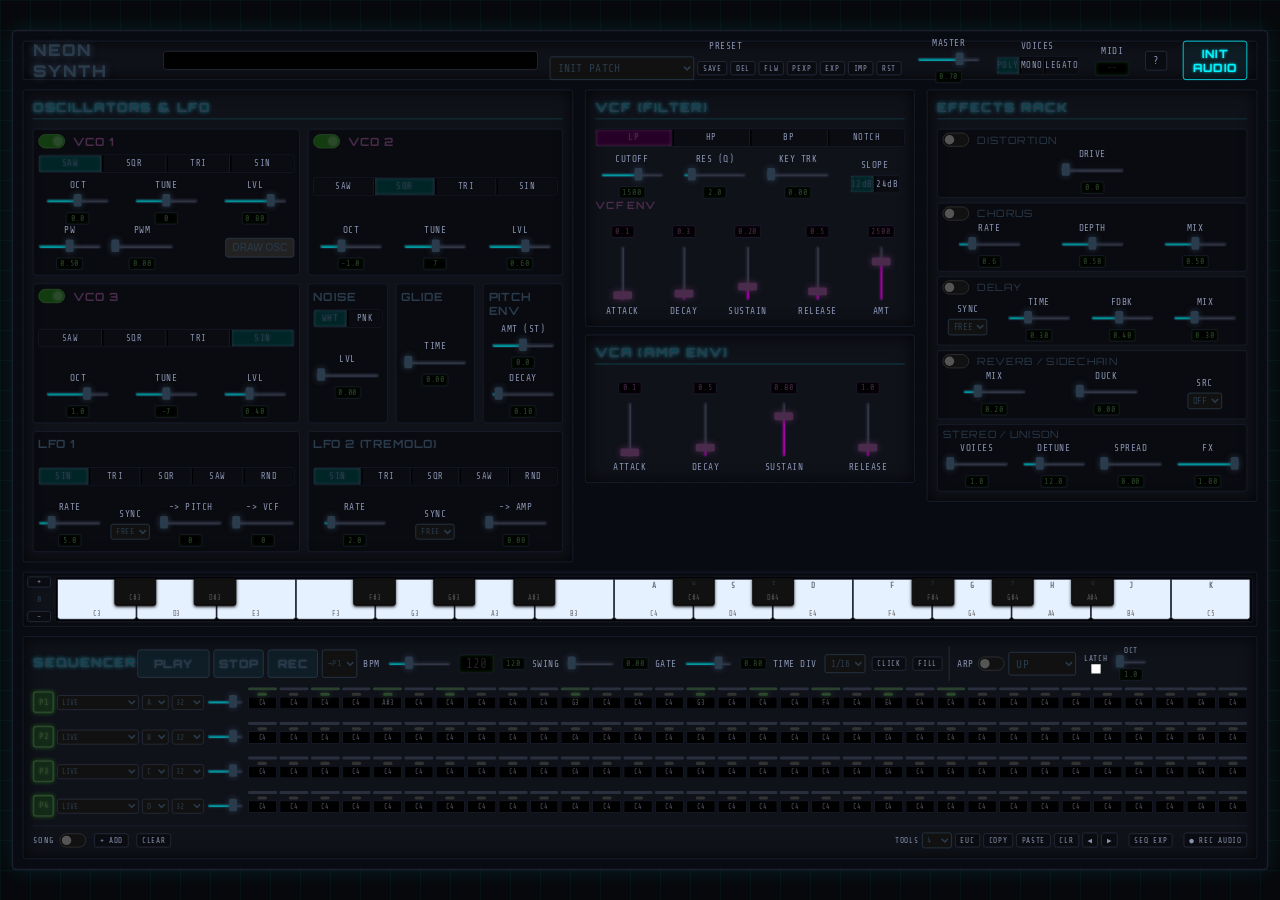
<file: index.html>
<!DOCTYPE html>
<html lang="en">
<head>
    <meta charset="UTF-8">
    <meta name="viewport" content="width=device-width, initial-scale=1.0">
    <title>NEON SYNTH - Neon HTML5 Synthesizer</title>
    <link href="https://fonts.googleapis.com/css2?family=Orbitron:wght@500;700;900&family=Share+Tech+Mono&display=swap" rel="stylesheet">
    <link rel="stylesheet" href="css/style.css?v=2">
</head>
<body>
    <div id="app" class="synth-container">
        
        <!-- Header & Visualizer -->
        <header class="synth-header panel">
            <div class="logo">
                <h1>NEON SYNTH</h1>
            </div>
            <div class="oscilloscope-container">
                <canvas id="oscilloscope"></canvas>
            </div>
            <div class="master-controls">
                <div class="control-group">
                    <label>PRESET</label>
                    <div style="display: flex; gap: 4px; align-items: center;">
                    <select id="preset-select" class="preset-dropdown" title="Factory presets and user patches">
                        <!-- Options generated from Presets.js, grouped by category -->
                    </select>
                    <button id="patch-save" class="mini-btn" title="Save current sound as user patch">SAVE</button>
                    <button id="patch-delete" class="mini-btn" title="Delete selected user patch">DEL</button>
                    <button id="patch-follow" class="mini-btn" title="FOLLOW: while lit, tracks whose sound is the patch loaded on the panel follow your knob edits live (edits are not saved until you press SAVE)">FLW</button>
                    <button id="patch-export-single" class="mini-btn" title="Export the selected preset/patch as a shareable file">PEXP</button>
                    <button id="patch-export" class="mini-btn" title="Export the whole project as JSON file">EXP</button>
                    <button id="patch-import" class="mini-btn" title="Import project from JSON file">IMP</button>
                    <button id="patch-reset" class="mini-btn" title="Factory reset: delete the autosaved project and ALL user patches, then reload">RST</button>
                    <input type="file" id="patch-file" accept=".json,application/json" style="display: none;">
                    </div>
                </div>
                <div class="control-group">
                    <label>MASTER</label>
                    <input type="range" id="master-vol" min="0" max="1" step="0.01" value="0.7">
                </div>
                <div class="control-group">
                    <label>VOICES</label>
                    <div class="radio-group">
                        <input type="radio" name="polyphony" id="poly-poly" value="poly" checked>
                        <label for="poly-poly" class="wave-btn">POLY</label>
                        <input type="radio" name="polyphony" id="poly-mono" value="mono">
                        <label for="poly-mono" class="wave-btn">MONO</label>
                        <input type="radio" name="polyphony" id="poly-legato" value="legato">
                        <label for="poly-legato" class="wave-btn">LEGATO</label>
                    </div>
                </div>
                <div class="control-group">
                    <label>MIDI</label>
                    <span id="midi-status" class="led-display" style="min-width: 44px; text-align: center; white-space: nowrap; font-size: 0.7rem;" title="MIDI input status (connect a keyboard and press INIT AUDIO)">--</span>
                </div>
                <button id="help-btn" class="mini-btn" style="font-size: 0.85rem; padding: 4px 9px;" title="Help: gestures and shortcuts">?</button>
                <button id="power-btn" class="glow-btn power">INIT AUDIO</button>
            </div>
        </header>

        <!-- Synthesizer Engines Grid -->
        <main class="synth-engines">
            
            <!-- Oscillators Section -->
            <section class="oscillators-panel panel module">
                <h2>OSCILLATORS & LFO</h2>
                <div class="vco-grid">
                    <!-- VCO 1 -->
                    <div class="vco-module">
                        <div class="fx-header" style="margin-bottom: 8px;">
                            <label class="switch">
                                <input type="checkbox" id="vco1-on" checked>
                                <span class="slider round"></span>
                            </label>
                            <span style="font-size: 0.9rem; font-weight: bold; color: var(--neon-magenta);">VCO 1</span>
                        </div>
                        <div class="radio-group wave-select">
                            <input type="radio" name="vco1-wave" id="w1-saw" value="sawtooth" checked>
                            <label for="w1-saw" class="wave-btn">SAW</label>
                            <input type="radio" name="vco1-wave" id="w1-sqr" value="square">
                            <label for="w1-sqr" class="wave-btn">SQR</label>
                            <input type="radio" name="vco1-wave" id="w1-tri" value="triangle">
                            <label for="w1-tri" class="wave-btn">TRI</label>
                            <input type="radio" name="vco1-wave" id="w1-sin" value="sine">
                            <label for="w1-sin" class="wave-btn">SIN</label>
                        </div>
                        <div class="controls-row">
                            <div class="control-group">
                                <label>OCT</label>
                                <input type="range" id="vco1-oct" min="-3" max="3" step="1" value="0">
                            </div>
                            <div class="control-group">
                                <label>TUNE</label>
                                <input type="range" id="vco1-tune" min="-1200" max="1200" value="0">
                            </div>
                            <div class="control-group">
                                <label>LVL</label>
                                <input type="range" id="vco1-level" min="0" max="1" step="0.01" value="0.8">
                            </div>
                        </div>
                        <div class="controls-row">
                            <div class="control-group">
                                <label>PW</label>
                                <input type="range" id="vco1-pw" min="0.05" max="0.95" step="0.01" value="0.5">
                            </div>
                            <div class="control-group">
                                <label>PWM</label>
                                <input type="range" id="vco1-pwm" min="0" max="1" step="0.01" value="0">
                            </div>
                            <button id="btn-custom-osc" class="draw-btn" style="margin-left: auto;">DRAW OSC</button>
                        </div>
                    </div>
                    <!-- VCO 2 -->
                    <div class="vco-module">
                        <div class="fx-header" style="margin-bottom: 8px;">
                            <label class="switch">
                                <input type="checkbox" id="vco2-on" checked>
                                <span class="slider round"></span>
                            </label>
                            <span style="font-size: 0.9rem; font-weight: bold; color: var(--neon-magenta);">VCO 2</span>
                        </div>
                        <div class="radio-group wave-select">
                            <input type="radio" name="vco2-wave" id="w2-saw" value="sawtooth">
                            <label for="w2-saw" class="wave-btn">SAW</label>
                            <input type="radio" name="vco2-wave" id="w2-sqr" value="square" checked>
                            <label for="w2-sqr" class="wave-btn">SQR</label>
                            <input type="radio" name="vco2-wave" id="w2-tri" value="triangle">
                            <label for="w2-tri" class="wave-btn">TRI</label>
                            <input type="radio" name="vco2-wave" id="w2-sin" value="sine">
                            <label for="w2-sin" class="wave-btn">SIN</label>
                        </div>
                        <div class="controls-row">
                            <div class="control-group">
                                <label>OCT</label>
                                <input type="range" id="vco2-oct" min="-3" max="3" step="1" value="-1">
                            </div>
                            <div class="control-group">
                                <label>TUNE</label>
                                <input type="range" id="vco2-tune" min="-1200" max="1200" value="7">
                            </div>
                            <div class="control-group">
                                <label>LVL</label>
                                <input type="range" id="vco2-level" min="0" max="1" step="0.01" value="0.6">
                            </div>
                        </div>
                    </div>
                    <!-- VCO 3 -->
                    <div class="vco-module">
                        <div class="fx-header" style="margin-bottom: 8px;">
                            <label class="switch">
                                <input type="checkbox" id="vco3-on" checked>
                                <span class="slider round"></span>
                            </label>
                            <span style="font-size: 0.9rem; font-weight: bold; color: var(--neon-magenta);">VCO 3</span>
                        </div>
                        <div class="radio-group wave-select">
                            <input type="radio" name="vco3-wave" id="w3-saw" value="sawtooth">
                            <label for="w3-saw" class="wave-btn">SAW</label>
                            <input type="radio" name="vco3-wave" id="w3-sqr" value="square">
                            <label for="w3-sqr" class="wave-btn">SQR</label>
                            <input type="radio" name="vco3-wave" id="w3-tri" value="triangle">
                            <label for="w3-tri" class="wave-btn">TRI</label>
                            <input type="radio" name="vco3-wave" id="w3-sin" value="sine" checked>
                            <label for="w3-sin" class="wave-btn">SIN</label>
                        </div>
                        <div class="controls-row">
                            <div class="control-group">
                                <label>OCT</label>
                                <input type="range" id="vco3-oct" min="-3" max="3" step="1" value="1">
                            </div>
                            <div class="control-group">
                                <label>TUNE</label>
                                <input type="range" id="vco3-tune" min="-1200" max="1200" value="-7">
                            </div>
                            <div class="control-group">
                                <label>LVL</label>
                                <input type="range" id="vco3-level" min="0" max="1" step="0.01" value="0.4">
                            </div>
                        </div>
                    </div>

                    <!-- Noise & Glide -->
                    <div style="display: flex; gap: 10px; width: 100%;">
                        <!-- Noise Box -->
                        <div class="mixer-module" style="flex: 1;">
                            <div class="fx-header" style="margin-bottom: 8px;">
                                <span style="font-size: 0.9rem; font-weight: bold; color: var(--neon-cyan);">NOISE</span>
                            </div>
                            <div class="radio-group wave-select">
                                <input type="radio" name="noise-type" id="n-white" value="white" checked>
                                <label for="n-white" class="wave-btn">WHT</label>
                                <input type="radio" name="noise-type" id="n-pink" value="pink">
                                <label for="n-pink" class="wave-btn">PNK</label>
                            </div>
                            <div class="controls-row" style="flex: 1; align-items: center;">
                                <div class="control-group">
                                    <label>LVL</label>
                                    <input type="range" id="noise-level" min="0" max="1" step="0.01" value="0">
                                </div>
                            </div>
                        </div>
                        
                        <!-- Glide Box -->
                        <div class="mixer-module" style="flex: 1;">
                            <div class="fx-header" style="margin-bottom: 8px;">
                                <span style="font-size: 0.9rem; font-weight: bold; color: var(--neon-cyan);">GLIDE</span>
                            </div>
                            <div class="controls-row" style="flex: 1; align-items: center; justify-content: center;">
                                <div class="control-group">
                                    <label>TIME</label>
                                    <input type="range" id="glide-time" min="0" max="2" step="0.01" value="0">
                                </div>
                            </div>
                        </div>

                        <!-- Pitch Env Box -->
                        <div class="mixer-module" style="flex: 1;">
                            <div class="fx-header" style="margin-bottom: 8px;">
                                <span style="font-size: 0.9rem; font-weight: bold; color: var(--neon-cyan);">PITCH ENV</span>
                            </div>
                            <div class="controls-row" style="flex: 1; flex-direction: column; align-items: center; gap: 4px;">
                                <div class="control-group">
                                    <label>AMT (ST)</label>
                                    <input type="range" id="p-env-amt" min="-48" max="48" step="1" value="0">
                                </div>
                                <div class="control-group">
                                    <label>DECAY</label>
                                    <input type="range" id="p-env-d" min="0.01" max="2" step="0.01" value="0.1">
                                </div>
                            </div>
                        </div>
                    </div>

                    <!-- LFO 1 -->
                    <div class="vco-module">
                        <div class="fx-header" style="margin-bottom: 8px;">
                            <span style="font-size: 0.9rem; font-weight: bold; color: var(--neon-cyan);">LFO 1</span>
                        </div>
                        <div class="radio-group wave-select">
                            <input type="radio" name="lfo1-wave" id="l1-sin" value="sine" checked>
                            <label for="l1-sin" class="wave-btn">SIN</label>
                            <input type="radio" name="lfo1-wave" id="l1-tri" value="triangle">
                            <label for="l1-tri" class="wave-btn">TRI</label>
                            <input type="radio" name="lfo1-wave" id="l1-sqr" value="square">
                            <label for="l1-sqr" class="wave-btn">SQR</label>
                            <input type="radio" name="lfo1-wave" id="l1-saw" value="sawtooth">
                            <label for="l1-saw" class="wave-btn">SAW</label>
                            <input type="radio" name="lfo1-wave" id="l1-rnd" value="random">
                            <label for="l1-rnd" class="wave-btn">RND</label>
                        </div>
                        <div class="controls-row">
                            <div class="control-group">
                                <label>RATE</label>
                                <input type="range" id="lfo1-rate" min="0.1" max="30" step="0.1" value="5">
                            </div>
                            <div class="control-group">
                                <label>SYNC</label>
                                <select id="lfo1-sync" class="preset-dropdown" style="font-size: 0.65rem; padding: 2px;" title="Sync the LFO rate to the BPM">
                                    <option value="0" selected>FREE</option>
                                    <option value="4">1/1</option>
                                    <option value="2">1/2</option>
                                    <option value="1">1/4</option>
                                    <option value="0.5">1/8</option>
                                    <option value="0.25">1/16</option>
                                </select>
                            </div>
                            <div class="control-group">
                                <label>-> PITCH</label>
                                <input type="range" id="lfo1-pitch" min="0" max="200" step="1" value="0">
                            </div>
                            <div class="control-group">
                                <label>-> VCF</label>
                                <input type="range" id="lfo1-cutoff" min="0" max="2000" step="10" value="0">
                            </div>
                        </div>
                    </div>

                    <!-- LFO 2 -->
                    <div class="vco-module">
                        <div class="fx-header" style="margin-bottom: 8px;">
                            <span style="font-size: 0.9rem; font-weight: bold; color: var(--neon-cyan);">LFO 2 (TREMOLO)</span>
                        </div>
                        <div class="radio-group wave-select">
                            <input type="radio" name="lfo2-wave" id="l2-sin" value="sine" checked>
                            <label for="l2-sin" class="wave-btn">SIN</label>
                            <input type="radio" name="lfo2-wave" id="l2-tri" value="triangle">
                            <label for="l2-tri" class="wave-btn">TRI</label>
                            <input type="radio" name="lfo2-wave" id="l2-sqr" value="square">
                            <label for="l2-sqr" class="wave-btn">SQR</label>
                            <input type="radio" name="lfo2-wave" id="l2-saw" value="sawtooth">
                            <label for="l2-saw" class="wave-btn">SAW</label>
                            <input type="radio" name="lfo2-wave" id="l2-rnd" value="random">
                            <label for="l2-rnd" class="wave-btn">RND</label>
                        </div>
                        <div class="controls-row">
                            <div class="control-group">
                                <label>RATE</label>
                                <input type="range" id="lfo2-rate" min="0.1" max="30" step="0.1" value="2">
                            </div>
                            <div class="control-group">
                                <label>SYNC</label>
                                <select id="lfo2-sync" class="preset-dropdown" style="font-size: 0.65rem; padding: 2px;" title="Sync the LFO rate to the BPM">
                                    <option value="0" selected>FREE</option>
                                    <option value="4">1/1</option>
                                    <option value="2">1/2</option>
                                    <option value="1">1/4</option>
                                    <option value="0.5">1/8</option>
                                    <option value="0.25">1/16</option>
                                </select>
                            </div>
                            <div class="control-group">
                                <label>-> AMP</label>
                                <input type="range" id="lfo2-amp" min="0" max="0.5" step="0.01" value="0">
                            </div>
                        </div>
                    </div>
                </div>
            </section>

            <!-- Middle Column: Filter & LFO -->
            <div class="mid-col">
                <section class="filter-panel panel module">
                    <h2>VCF (FILTER)</h2>
                    
                    <div class="radio-group wave-select filter-type-select">
                        <input type="radio" name="filter-type" id="f-lp" value="lowpass" checked>
                        <label for="f-lp" class="wave-btn">LP</label>
                        <input type="radio" name="filter-type" id="f-hp" value="highpass">
                        <label for="f-hp" class="wave-btn">HP</label>
                        <input type="radio" name="filter-type" id="f-bp" value="bandpass">
                        <label for="f-bp" class="wave-btn">BP</label>
                        <input type="radio" name="filter-type" id="f-no" value="notch">
                        <label for="f-no" class="wave-btn">NOTCH</label>
                    </div>

                    <div class="controls-row filter-main">
                        <div class="control-group">
                            <label>CUTOFF</label>
                            <!-- Log-scaled: slider position 0..1 maps to 20..20000 Hz -->
                            <input type="range" id="filter-cutoff" min="0" max="1" step="0.005" value="0.625"
                                   data-log-min="20" data-log-max="20000">
                        </div>
                        <div class="control-group">
                            <label>RES (Q)</label>
                            <input type="range" id="filter-res" min="0" max="30" step="0.1" value="2">
                        </div>
                        <div class="control-group">
                            <label>KEY TRK</label>
                            <input type="range" id="filter-keytrack" min="0" max="1" step="0.05" value="0" title="Keyboard tracking: filter follows the played pitch">
                        </div>
                        <div class="control-group">
                            <label>SLOPE</label>
                            <div class="radio-group" style="margin-bottom: 0;">
                                <input type="radio" name="filter-slope" id="fs-12" value="12" checked>
                                <label for="fs-12" class="wave-btn" style="min-width: 30px;">12dB</label>
                                <input type="radio" name="filter-slope" id="fs-24" value="24">
                                <label for="fs-24" class="wave-btn" style="min-width: 30px;">24dB</label>
                            </div>
                        </div>
                    </div>
                    
                    <h3>VCF ENV</h3>
                    <div class="controls-row env-sliders">
                        <div class="control-group vertical">
                            <input type="range" id="f-env-a" min="0.01" max="5" step="0.01" value="0.1">
                            <label>ATTACK</label>
                        </div>
                        <div class="control-group vertical">
                            <input type="range" id="f-env-d" min="0.01" max="5" step="0.01" value="0.3">
                            <label>DECAY</label>
                        </div>
                        <div class="control-group vertical">
                            <input type="range" id="f-env-s" min="0" max="1" step="0.01" value="0.2">
                            <label>SUSTAIN</label>
                        </div>
                        <div class="control-group vertical">
                            <input type="range" id="f-env-r" min="0.01" max="5" step="0.01" value="0.5">
                            <label>RELEASE</label>
                        </div>
                        <div class="control-group vertical amt">
                            <input type="range" id="f-env-amt" min="-5000" max="5000" step="1" value="2500">
                            <label>AMT</label>
                        </div>
                    </div>
                </section>

                <section class="amp-panel panel module">
                    <h2>VCA (AMP ENV)</h2>
                    <div class="controls-row env-sliders">
                        <div class="control-group vertical">
                            <input type="range" id="a-env-a" min="0.01" max="5" step="0.01" value="0.05">
                            <label>ATTACK</label>
                        </div>
                        <div class="control-group vertical">
                            <input type="range" id="a-env-d" min="0.01" max="5" step="0.01" value="0.5">
                            <label>DECAY</label>
                        </div>
                        <div class="control-group vertical">
                            <input type="range" id="a-env-s" min="0" max="1" step="0.01" value="0.8">
                            <label>SUSTAIN</label>
                        </div>
                        <div class="control-group vertical">
                            <input type="range" id="a-env-r" min="0.01" max="10" step="0.01" value="1.0">
                            <label>RELEASE</label>
                        </div>
                    </div>
                </section>
            </div>

            <!-- Right Column: FX -->
            <div class="right-col">

                <section class="fx-panel panel module">
                    <h2>EFFECTS RACK</h2>
                    <div class="fx-grid">
                        <!-- Distortion -->
                        <div class="fx-module">
                            <div class="fx-header">
                                <label class="switch">
                                    <input type="checkbox" id="dist-on">
                                    <span class="slider round"></span>
                                </label>
                                <span>DISTORTION</span>
                            </div>
                            <div class="controls-row">
                                <div class="control-group">
                                    <label>DRIVE</label>
                                    <input type="range" id="dist-drive" min="0" max="100" value="0">
                                </div>
                            </div>
                        </div>
                        
                        <!-- Chorus / Ensemble -->
                        <div class="fx-module">
                            <div class="fx-header">
                                <label class="switch">
                                    <input type="checkbox" id="chorus-on">
                                    <span class="slider round"></span>
                                </label>
                                <span>CHORUS</span>
                            </div>
                            <div class="controls-row">
                                <div class="control-group">
                                    <label>RATE</label>
                                    <input type="range" id="chorus-rate" min="0.1" max="3" step="0.1" value="0.6">
                                </div>
                                <div class="control-group">
                                    <label>DEPTH</label>
                                    <input type="range" id="chorus-depth" min="0" max="1" step="0.01" value="0.5">
                                </div>
                                <div class="control-group">
                                    <label>MIX</label>
                                    <input type="range" id="chorus-mix" min="0" max="1" step="0.01" value="0.5">
                                </div>
                            </div>
                        </div>

                        <!-- Delay -->
                        <div class="fx-module">
                            <div class="fx-header">
                                <label class="switch">
                                    <input type="checkbox" id="delay-on">
                                    <span class="slider round"></span>
                                </label>
                                <span>DELAY</span>
                            </div>
                            <div class="controls-row">
                                <div class="control-group">
                                    <label>SYNC</label>
                                    <select id="delay-sync" class="preset-dropdown" style="font-size: 0.7rem; padding: 2px;" title="Sync delay time to the BPM">
                                        <option value="0" selected>FREE</option>
                                        <option value="1">1/4</option>
                                        <option value="0.75">1/8.</option>
                                        <option value="0.5">1/8</option>
                                        <option value="0.3333">1/8T</option>
                                        <option value="0.25">1/16</option>
                                    </select>
                                </div>
                                <div class="control-group">
                                    <label>TIME</label>
                                    <input type="range" id="delay-time" min="0.01" max="1" step="0.01" value="0.3">
                                </div>
                                <div class="control-group">
                                    <label>FDBK</label>
                                    <input type="range" id="delay-fb" min="0" max="0.9" step="0.01" value="0.4">
                                </div>
                                <div class="control-group">
                                    <label>MIX</label>
                                    <input type="range" id="delay-mix" min="0" max="1" step="0.01" value="0.3">
                                </div>
                            </div>
                        </div>

                        <!-- Reverb -->
                        <div class="fx-module">
                            <div class="fx-header">
                                <label class="switch">
                                    <input type="checkbox" id="reverb-on">
                                    <span class="slider round"></span>
                                </label>
                                <span>REVERB / SIDECHAIN</span>
                            </div>
                            <div class="controls-row">
                                <div class="control-group">
                                    <label>MIX</label>
                                    <input type="range" id="reverb-mix" min="0" max="1" step="0.01" value="0.2">
                                </div>
                                <div class="control-group">
                                    <label>DUCK</label>
                                    <input type="range" id="master-duckdepth" min="0" max="1" step="0.01" value="0" title="Sidechain depth: how hard the SRC track's notes push everything else down">
                                </div>
                                <div class="control-group">
                                    <label>SRC</label>
                                    <select id="duck-source" class="preset-dropdown" style="font-size: 0.7rem; padding: 2px;" title="Sidechain trigger track (its own notes are not ducked)">
                                        <option value="-1" selected>OFF</option>
                                        <option value="0">T1</option>
                                        <option value="1">T2</option>
                                        <option value="2">T3</option>
                                        <option value="3">T4</option>
                                    </select>
                                </div>
                            </div>
                        </div>

                        <!-- Stereo / Unison (output stage) -->
                        <div class="fx-module">
                            <div class="fx-header">
                                <span>STEREO / UNISON</span>
                            </div>
                            <div class="controls-row">
                                <div class="control-group">
                                    <label>VOICES</label>
                                    <input type="range" id="master-unison" min="1" max="7" step="1" value="1" title="Unison voices per note (poly mode) — 7 = supersaw">
                                </div>
                                <div class="control-group">
                                    <label>DETUNE</label>
                                    <input type="range" id="master-unidetune" min="0" max="50" step="1" value="12" title="Unison detune spread in cents">
                                </div>
                                <div class="control-group">
                                    <label>SPREAD</label>
                                    <input type="range" id="master-spread" min="0" max="1" step="0.01" value="0" title="Stereo width of the voices">
                                </div>
                                <div class="control-group">
                                    <label>FX</label>
                                    <input type="range" id="master-fxsend" min="0" max="1" step="0.01" value="1" title="FX send: how much of this sound runs through the effects chain (0 = bone dry) — track sounds keep their own value">
                                </div>
                            </div>
                        </div>
                    </div>
                </section>
            </div>

        </main>

        <!-- On-Screen Keyboard -->
        <section class="keyboard-panel panel module" style="height: 70px; flex-shrink: 0; padding: 5px;">
            <div style="display: flex; gap: 5px; height: 100%;">
                <div class="kb-oct" title="Octave shift for the on-screen and computer keyboard">
                    <button id="kb-oct-up" class="mini-btn">+</button>
                    <span id="kb-oct-display">0</span>
                    <button id="kb-oct-down" class="mini-btn">−</button>
                </div>
                <div class="keyboard" id="piano-keyboard" style="flex: 1;">
                    <!-- Keys generated by JS -->
                </div>
            </div>
        </section>

        <!-- Sequencer -->
        <section class="sequencer-panel panel module">
            <div class="seq-header">
                <h2 style="white-space: nowrap;">SEQUENCER</h2>
                <div class="seq-controls" style="display: flex; gap: 8px; align-items: center; flex: 1; min-width: 0;">
                    <div style="display: flex; gap: 5px;">
                        <button id="seq-play" class="glow-btn play-btn">PLAY</button>
                        <button id="seq-stop" class="glow-btn stop-btn" title="Stop and reset to step 1">STOP</button>
                        <button id="seq-rec" class="glow-btn rec-btn" title="Record played notes into the target track (step entry when stopped, quantized while playing)">REC</button>
                        <select id="rec-target" class="preset-dropdown" style="font-size: 0.65rem; padding: 2px;" title="Recording target track">
                            <option value="0" selected>→P1</option>
                            <option value="1">→P2</option>
                            <option value="2">→P3</option>
                            <option value="3">→P4</option>
                        </select>
                    </div>

                    <div class="control-group horizontal">
                        <label>BPM</label>
                        <input type="range" id="seq-bpm-range" value="120" min="40" max="300" style="width:80px;">
                        <span id="bpm-display" class="led-display">120</span>
                    </div>

                    <div class="control-group horizontal">
                        <label>SWING</label>
                        <input type="range" id="seq-swing" min="0" max="0.75" step="0.05" value="0" style="width:60px;">
                    </div>

                    <div class="control-group horizontal">
                        <label>GATE</label>
                        <input type="range" id="seq-gate" min="0.1" max="1" step="0.05" value="0.8" style="width:60px;">
                    </div>

                    <div class="control-group horizontal">
                        <label>TIME DIV</label>
                        <select id="seq-timediv" class="preset-dropdown" style="font-size: 0.75rem; padding: 3px;">
                            <option value="0.5">1/8</option>
                            <option value="0.25" selected>1/16</option>
                            <option value="0.125">1/32</option>
                        </select>
                    </div>

                    <button id="seq-click" class="mini-btn" title="Metronome (with REC armed: one bar count-in before recording)">CLICK</button>
                    <button id="seq-fill" class="mini-btn" title="Hold: steps with a 'fill' condition play, '!fill' steps go silent (set via Ctrl+Wheel on a step)">FILL</button>

                    <div class="control-group horizontal" style="gap: 5px; border-left: 1px solid #333; padding-left: 10px;">
                        <label>ARP</label>
                        <label class="switch">
                            <input type="checkbox" id="arp-on">
                            <span class="slider round"></span>
                        </label>
                        <select id="arp-mode" class="preset-dropdown" style="max-width: 86px;">
                            <option value="up">UP</option>
                            <option value="down">DOWN</option>
                            <option value="updown">UP/DOWN (Excl)</option>
                            <option value="updown_inc">UP/DOWN (Incl)</option>
                            <option value="as_played">AS PLAYED</option>
                            <option value="random">RANDOM</option>
                            <option value="converge">CONVERGE</option>
                            <option value="thumb">THUMB</option>
                        </select>
                        <div style="display: flex; flex-direction: column; align-items: center; margin-left: 5px;">
                            <label style="font-size: 0.6rem; margin-bottom: 2px;">LATCH</label>
                            <input type="checkbox" id="arp-latch">
                        </div>
                        <div style="display: flex; flex-direction: column; align-items: center; margin-left: 5px;">
                            <label style="font-size: 0.6rem; margin-bottom: 2px;">OCT</label>
                            <input type="range" id="arp-octaves" min="1" max="3" step="1" value="1" style="width: 40px;">
                        </div>
                    </div>
                </div>
            </div>

            <div style="display: flex; flex-direction: column; gap: 6px;">
                <!-- Track rows (mute, sound, bank, length + step grid) are generated by UIController -->
                <div id="seq-tracks" style="display: flex; flex-direction: column; gap: 6px;"></div>

                <!-- Song mode: chain of scenes (banks + repeats), advances at loop end -->
                <div class="song-row" style="display: flex; gap: 10px; align-items: center;">
                    <div style="display: flex; align-items: center; gap: 6px;">
                        <label style="font-size: 0.65rem; letter-spacing: 1px;">SONG</label>
                        <label class="switch">
                            <input type="checkbox" id="song-mode">
                            <span class="slider round"></span>
                        </label>
                    </div>
                    <button id="song-add" class="mini-btn" title="Append current bank selection as a new scene">+ ADD</button>
                    <button id="song-clear" class="mini-btn" title="Clear the song chain">CLEAR</button>
                    <div id="song-chain" style="display: flex; gap: 4px; flex-wrap: wrap; align-items: center;"></div>

                    <!-- Pattern tools operate on the REC target track's bank -->
                    <div style="margin-left: auto; display: flex; gap: 4px; align-items: center;">
                        <label style="font-size: 0.6rem; letter-spacing: 1px;" title="Tools act on the REC target track's bank">TOOLS</label>
                        <select id="euclid-hits" class="preset-dropdown" style="font-size: 0.65rem; padding: 2px;" title="Number of hits for the Euclidean generator"></select>
                        <button id="pat-euclid" class="mini-btn" title="Euclidean rhythm: distribute the hits evenly across the target track's loop">EUC</button>
                        <button id="pat-copy" class="mini-btn" title="Copy the target track's pattern">COPY</button>
                        <button id="pat-paste" class="mini-btn" title="Paste into the target track's pattern">PASTE</button>
                        <button id="pat-clear" class="mini-btn" title="Clear the target track's pattern">CLR</button>
                        <button id="pat-shift-l" class="mini-btn" title="Rotate pattern one step left">◀</button>
                        <button id="pat-shift-r" class="mini-btn" title="Rotate pattern one step right">▶</button>
                        <button id="seq-export" class="mini-btn" style="margin-left: 10px;" title="Export the sequencer (patterns, song, track setup incl. referenced user patches) as a shareable file — import via IMP">SEQ EXP</button>
                        <button id="audio-rec" class="mini-btn" style="margin-left: 10px;" title="Record the master output to an audio file">● REC AUDIO</button>
                    </div>
                </div>
            </div>
        </section>

    </div>

    <!-- Help Modal -->
    <div id="help-modal" class="modal-overlay">
        <div class="modal-content" style="max-width: 760px; max-height: 85vh; overflow-y: auto;">
            <div class="modal-header">
                <h2>GESTURES &amp; SHORTCUTS</h2>
                <button id="btn-close-help">X</button>
            </div>
            <div class="modal-body help-body">
                <h3>SEQUENCER STEPS</h3>
                <table class="help-table">
                    <tr><td>Click</td><td>Step on/off</td></tr>
                    <tr><td>Ctrl+Click</td><td>Accent (velocity boost, orange LED)</td></tr>
                    <tr><td>Right-click</td><td>Tie — extends the previous note; a tie with a <em>different pitch</em> slides there (303 style)</td></tr>
                    <tr><td>Shift+Click</td><td>P-Lock edit mode: every control you move is locked to this step only</td></tr>
                    <tr><td>Wheel</td><td>Trigger probability (100/75/50/25&nbsp;%)</td></tr>
                    <tr><td>Shift+Wheel</td><td>Ratchet: 1–4 retriggers within the step</td></tr>
                    <tr><td>Ctrl+Wheel</td><td>Trig condition (1:2 … 4:4 — plays only on matching loop passes; 'fill'/'!fill' react to the FILL button)</td></tr>
                    <tr><td>Ctrl+Z / Ctrl+Y</td><td>Undo / redo pattern edits</td></tr>
                </table>
                <h3>TRACKS &amp; TRANSPORT</h3>
                <table class="help-table">
                    <tr><td>P1–P4</td><td>Mute/unmute a track</td></tr>
                    <tr><td>Sound select</td><td>The track's own sound (LIVE = current panel sound). Assigned sounds are isolated from the panel preset — only effects and LFO wave/rate stay global</td></tr>
                    <tr><td>FLW</td><td>FOLLOW: while lit, tracks whose sound is the patch loaded on the panel mirror your knob edits live (SAVE makes them permanent; off = frozen snapshots)</td></tr>
                    <tr><td>Bank A–H / LEN</td><td>Pattern bank (switches quantized to the loop start while playing) and loop length 1–32 (polymetric)</td></tr>
                    <tr><td>Level slider</td><td>Track volume (mini mixer)</td></tr>
                    <tr><td>PLAY / STOP</td><td>Play toggles play/pause (keeps position); Stop resets and cuts notes</td></tr>
                    <tr><td>REC + →P</td><td>Record into the target track: step entry when stopped, beat-quantized while playing; CLICK adds a metronome and a 1-bar count-in</td></tr>
                    <tr><td>FILL (hold)</td><td>Steps with a 'fill' condition play, '!fill' steps go silent — live transitions</td></tr>
                    <tr><td>TOOLS</td><td>Euclidean generator (EUC: distribute N hits evenly) plus copy/paste/clear/rotate — all on the target track's pattern</td></tr>
                    <tr><td>SONG</td><td>Chain bank scenes: +ADD captures the current banks, click a chip = more repeats, right-click = remove</td></tr>
                    <tr><td>● REC AUDIO</td><td>Record the master output to an audio file</td></tr>
                </table>
                <h3>KEYBOARD &amp; SOUND</h3>
                <table class="help-table">
                    <tr><td>Mouse click</td><td>Lower on the key = louder (velocity)</td></tr>
                    <tr><td>Computer keys A–K</td><td>Play notes (layout-aware labels); +/− shifts the octave</td></tr>
                    <tr><td>MIDI</td><td>Velocity, pitch bend, mod wheel, sustain pedal</td></tr>
                    <tr><td>Slider wheel</td><td>Fine steps; spin fast for coarse steps</td></tr>
                    <tr><td>FX slider</td><td>Per-sound FX send: how much runs through the effects chain (0 = dry). Track sounds keep their own value — dry drums under a wet lead</td></tr>
                    <tr><td>DUCK / SRC</td><td>Sidechain: notes on the SRC track push everything else down by DUCK (FX tails pump too); the trigger track itself stays clean</td></tr>
                    <tr><td>SAVE / DEL / EXP / IMP</td><td>User patches and project export/import — everything also autosaves in the browser. IMP auto-detects the file type (project, patch or sequence)</td></tr>
                    <tr><td>PEXP / SEQ EXP</td><td>Share a single sound (the selected preset/patch) or just the sequencer (patterns, song, track setup incl. its user patches)</td></tr>
                    <tr><td>RST</td><td>Factory reset: deletes the autosaved project and all user patches (factory presets are never affected)</td></tr>
                </table>
            </div>
        </div>
    </div>

    <!-- Custom Osc Modal -->
    <div id="osc-modal" class="modal-overlay">
        <div class="modal-content">
            <div class="modal-header">
                <h2>DRAW CUSTOM OSCILLATOR</h2>
                <button id="btn-close-modal">X</button>
            </div>
            <div class="modal-body">
                <canvas id="osc-canvas" width="512" height="256"></canvas>
                <div class="modal-controls">
                    <button id="btn-clear-canvas">CLEAR</button>
                    <button id="btn-smooth-canvas">SMOOTH</button>
                </div>
            </div>
        </div>
    </div>

    <script type="module" src="src/main.js"></script>
</body>
</html>
</file>
<file: css/style.css>
:root {
    --bg-dark: #07080b;
    --panel-bg: #10121a;
    --neon-cyan: #00f3ff;
    --neon-magenta: #ff00ff;
    --neon-lime: #39ff14;
    --neon-yellow: #ffea00;
    --neon-orange: #ff9100;
    --text-muted: #8892b0;
    --text-bright: #e6f1ff;
    --font-main: 'Orbitron', sans-serif;
    --font-mono: 'Share Tech Mono', monospace;
    --border-glow: 0 0 5px rgba(0, 243, 255, 0.4);
    --border-glow-magenta: 0 0 5px rgba(255, 0, 255, 0.4);
}

* {
    box-sizing: border-box;
    margin: 0;
    padding: 0;
    user-select: none;
}

body {
    background-color: var(--bg-dark);
    color: var(--text-bright);
    font-family: var(--font-main);
    height: 100vh;
    width: 100vw;
    overflow: hidden;
    display: flex;
    justify-content: center;
    align-items: center;
    padding: 15px;
    background-image: 
        linear-gradient(rgba(0, 243, 255, 0.04) 1px, transparent 1px),
        linear-gradient(90deg, rgba(0, 243, 255, 0.04) 1px, transparent 1px);
    background-size: 30px 30px;
}

.synth-container {
    /* Fixed design canvas — responsiveness comes exclusively from the uniform
       transform scale in main.js. A fluid width would reflow the inner layout
       and make fixed-size controls overlap their shrinking panels. */
    width: 1600px;
    height: 1070px;
    display: flex;
    flex-direction: column;
    gap: 12px;
    background: rgba(10, 12, 18, 0.95);
    border: 2px solid #1a1f2e;
    box-shadow: 0 0 30px rgba(0, 243, 255, 0.1);
    padding: 12px;
    border-radius: 6px;
    transform-origin: center center;
    position: relative;
    flex-shrink: 0;
}

.panel {
    background: var(--panel-bg);
    border: 1px solid #1a1f2e;
    border-radius: 4px;
    padding: 12px;
    box-shadow: inset 0 0 20px rgba(0,0,0,0.8);
    display: flex;
    flex-direction: column;
}

h2 {
    font-size: 1rem;
    color: var(--neon-cyan);
    text-shadow: 0 0 5px rgba(0, 243, 255, 0.5);
    margin-bottom: 12px;
    border-bottom: 1px solid rgba(0, 243, 255, 0.2);
    padding-bottom: 4px;
    letter-spacing: 2px;
}

h3 {
    font-size: 0.8rem;
    color: var(--neon-magenta);
    margin-bottom: 8px;
    letter-spacing: 1px;
}

/* Header */
.synth-header {
    flex-direction: row;
    justify-content: space-between;
    align-items: center;
    gap: 15px;
    height: 50px;
    flex-shrink: 0;
}

.logo h1 {
    font-size: 1.3rem;
    font-weight: 900;
    color: var(--neon-cyan);
    text-shadow: 0 0 10px var(--neon-cyan);
    letter-spacing: 2px;
    margin: 0;
}

.oscilloscope-container {
    flex-grow: 1;
    background: #020202;
    border: 1px solid #2a2f3e;
    border-radius: 4px;
    height: 100%;
    position: relative;
    box-shadow: inset 0 0 10px rgba(0,0,0,1);
}

.oscilloscope-container canvas {
    width: 100%;
    height: 100%;
    display: block;
}

.master-controls {
    display: flex;
    gap: 20px;
    align-items: center;
}

/* Engines Layout */
.synth-engines {
    flex: 1;
    display: grid;
    grid-template-columns: 2fr 1.2fr 1.2fr;
    gap: 15px;
    min-height: 0;
}

.mid-col, .right-col {
    display: flex;
    flex-direction: column;
    gap: 10px;
    min-height: 0;
}

.oscillators-panel {
    overflow: hidden; /* never bleed into the keyboard below */
}

.vco-grid {
    display: grid;
    grid-template-columns: 1fr 1fr;
    grid-template-rows: max-content max-content;
    gap: 10px;
    flex: 1;
}

.vco-module, .mixer-module {
    background: rgba(0, 0, 0, 0.4);
    border: 1px solid #1a1f2e;
    padding: 6px;
    border-radius: 4px;
    display: flex;
    flex-direction: column;
    justify-content: space-between;
}

.fx-grid {
    display: flex;
    flex-direction: column;
    gap: 6px;
    flex: 1;
}

.fx-module {
    background: rgba(0, 0, 0, 0.4);
    border: 1px solid #1a1f2e;
    padding: 4px 6px;
    border-radius: 4px;
    display: flex;
    flex-direction: column;
    gap: 2px;
}

.fx-header {
    display: flex;
    align-items: center;
    gap: 10px;
}
.fx-header span {
    font-size: 0.8rem;
    color: var(--neon-cyan);
    letter-spacing: 1px;
}

/* Radio Button Groups (Wave Selectors & Polyphony) */
.radio-group {
    display: flex;
    gap: 2px;
    background: #000;
    border: 1px solid #1a1f2e;
    border-radius: 3px;
    overflow: hidden;
    margin-bottom: 8px;
}

.radio-group input[type="radio"] {
    display: none;
}

.wave-btn {
    flex: 1;
    text-align: center;
    padding: 4px 0;
    font-size: 0.7rem;
    font-family: var(--font-mono);
    color: var(--text-muted);
    cursor: pointer;
    background: #0a0c11;
    transition: all 0.2s;
    border-right: 1px solid #1a1f2e;
}
.radio-group .wave-btn:last-child { border-right: none; }

.radio-group input[type="radio"]:checked + .wave-btn {
    background: rgba(0, 243, 255, 0.15);
    color: var(--neon-cyan);
    text-shadow: 0 0 5px var(--neon-cyan);
    box-shadow: inset 0 0 5px var(--neon-cyan);
}

.filter-type-select input[type="radio"]:checked + .wave-btn {
    background: rgba(255, 0, 255, 0.15);
    color: var(--neon-magenta);
    text-shadow: 0 0 5px var(--neon-magenta);
    box-shadow: inset 0 0 5px var(--neon-magenta);
}

/* Controls */
.controls-row {
    display: flex;
    gap: 12px;
    justify-content: space-around;
    align-items: center;
}

.control-group {
    display: flex;
    flex-direction: column;
    align-items: center;
    gap: 6px;
}

.control-group.horizontal {
    flex-direction: row;
    gap: 10px;
}

.env-sliders {
    flex: 1;
    display: flex;
    align-items: center;
    justify-content: space-around;
    padding-top: 10px;
}

label {
    font-family: var(--font-mono);
    font-size: 0.75rem;
    color: var(--text-muted);
    letter-spacing: 1px;
}

.led-display {
    font-family: var(--font-mono);
    font-size: 1rem;
    color: var(--neon-lime);
    background: #000;
    padding: 2px 8px;
    border: 1px solid #1a1f2e;
    border-radius: 3px;
    box-shadow: inset 0 0 5px rgba(57,255,20,0.2);
}

/* Custom Sliders */
input[type="range"] {
    -webkit-appearance: none;
    appearance: none;
    background: transparent;
    width: 80px;
    height: 16px; /* explicit: Chrome and Firefox must agree on layout height */
    margin: 0;
    padding: 0;
}

input[type="range"]:focus {
    outline: none;
}

.control-group.vertical input[type="range"] {
    -webkit-appearance: none;
    appearance: none;
    width: 70px;
    height: 24px;
    transform: rotate(-90deg);
    margin: 23px -23px;
    padding: 0;
}

/* Track */
input[type="range"] {
    --percent: 50%;
}
input[type="range"]::-webkit-slider-runnable-track {
    width: 100%;
    height: 6px;
    cursor: pointer;
    background: #3a3f50; /* Fallback */
    background: linear-gradient(to right, rgba(0, 243, 255, 0.7) 0%, rgba(0, 243, 255, 0.7) var(--percent), #3a3f50 var(--percent), #3a3f50 100%);
    border-radius: 3px;
    border: 1px solid #1a1f2e;
    box-shadow: inset 0 1px 3px rgba(0,0,0,0.8);
}
input[type="range"]::-moz-range-track {
    width: 100%;
    height: 6px;
    cursor: pointer;
    background: #3a3f50; /* Fallback */
    background: linear-gradient(to right, rgba(0, 243, 255, 0.7) 0%, rgba(0, 243, 255, 0.7) var(--percent), #3a3f50 var(--percent), #3a3f50 100%);
    border-radius: 3px;
    border: 1px solid #1a1f2e;
    box-shadow: inset 0 1px 3px rgba(0,0,0,0.8);
}
.control-group.vertical input[type="range"]::-webkit-slider-runnable-track {
    background: linear-gradient(to right, rgba(255, 0, 255, 0.7) 0%, rgba(255, 0, 255, 0.7) var(--percent), #3a3f50 var(--percent), #3a3f50 100%);
}
.control-group.vertical input[type="range"]::-moz-range-track {
    background: linear-gradient(to right, rgba(255, 0, 255, 0.7) 0%, rgba(255, 0, 255, 0.7) var(--percent), #3a3f50 var(--percent), #3a3f50 100%);
}

.slider-value {
    font-family: var(--font-mono);
    font-size: 0.65rem;
    color: var(--neon-lime);
    background: #000;
    padding: 1px 4px;
    border-radius: 2px;
    border: 1px solid #1a1f2e;
    box-shadow: inset 0 0 5px rgba(57,255,20,0.1);
    min-width: 30px;
    text-align: center;
}
.control-group.vertical .slider-value {
    color: var(--neon-magenta);
    box-shadow: inset 0 0 5px rgba(255,0,255,0.1);
    margin-bottom: 4px;
}

/* Thumb */
input[type="range"]::-webkit-slider-thumb {
    height: 16px;
    width: 10px;
    border-radius: 2px;
    background: var(--neon-cyan);
    cursor: pointer;
    -webkit-appearance: none;
    margin-top: -7px;
    box-shadow: 0 0 8px var(--neon-cyan);
}
input[type="range"]::-moz-range-thumb {
    height: 16px;
    width: 10px;
    border-radius: 2px;
    background: var(--neon-cyan);
    cursor: pointer;
    border: none;
    box-shadow: 0 0 8px var(--neon-cyan);
}
.control-group.vertical input[type="range"]::-webkit-slider-thumb {
    height: 24px;
    width: 10px;
    margin-top: -10px;
}
.control-group.vertical input[type="range"]::-moz-range-thumb {
    height: 24px;
    width: 10px;
}

/* Envelope Thumbs (Magenta) */
.env-sliders input[type="range"]::-webkit-slider-thumb {
    background: var(--neon-magenta);
    box-shadow: 0 0 8px var(--neon-magenta);
}
.env-sliders input[type="range"]::-moz-range-thumb {
    background: var(--neon-magenta);
    box-shadow: 0 0 8px var(--neon-magenta);
}

/* Toggle Switch */
.switch {
    position: relative;
    display: inline-block;
    width: 34px;
    height: 18px;
}
.switch input { opacity: 0; width: 0; height: 0; }
.slider.round {
    position: absolute;
    cursor: pointer;
    top: 0; left: 0; right: 0; bottom: 0;
    background-color: #111;
    border: 1px solid #333;
    transition: .2s;
    border-radius: 18px;
}
.slider.round:before {
    position: absolute;
    content: "";
    height: 12px;
    width: 12px;
    left: 2px;
    bottom: 2px;
    background-color: #555;
    transition: .2s;
    border-radius: 50%;
}
input:checked + .slider.round {
    background-color: rgba(57, 255, 20, 0.2);
    border-color: var(--neon-lime);
}
input:checked + .slider.round:before {
    transform: translateX(16px);
    background-color: var(--neon-lime);
    box-shadow: 0 0 5px var(--neon-lime);
}

/* Sequencer */
.sequencer-panel {
    flex-shrink: 0;
    min-height: 200px;
}

.seq-header {
    display: flex;
    justify-content: space-between;
    align-items: center;
    margin-bottom: 8px;
}
.seq-header h2 { margin: 0; border: none; }

.seq-controls {
    display: flex;
    gap: 30px;
    align-items: center;
}

.seq-grid {
    display: grid;
    grid-template-columns: repeat(32, minmax(0, 1fr));
    gap: 3px;
    overflow-x: auto;
    padding-bottom: 10px; /* Space for the scrollbar */
}

.pattern-label-col {
    display: flex;
    flex-direction: column;
    align-items: center;
    gap: 4px;
    flex-shrink: 0;
}

.track-side {
    display: flex;
    gap: 4px;
    align-items: center;
    width: 268px;
    flex-shrink: 0;
}
.track-side .track-level {
    width: 46px;
}
.track-side select {
    background: #111;
    color: var(--neon-cyan);
    border: 1px solid #2a2f3e;
    border-radius: 3px;
    font-family: var(--font-mono);
    font-size: 0.62rem;
    padding: 2px 1px;
}
.track-sound { width: 104px; }
.track-bank { width: 34px; }
.track-len { width: 42px; }

.pattern-mute-btn {
    width: 28px;
    height: 28px;
    border-radius: 4px;
    border: 2px solid #333;
    background: #111;
    color: #555;
    font-family: var(--font-mono);
    font-size: 0.65rem;
    font-weight: bold;
    cursor: pointer;
    transition: all 0.15s;
    letter-spacing: 0;
}

.pattern-mute-btn.active {
    border-color: var(--neon-lime);
    color: var(--neon-lime);
    background: rgba(57, 255, 20, 0.1);
    box-shadow: 0 0 6px rgba(57, 255, 20, 0.3);
    text-shadow: 0 0 4px var(--neon-lime);
}

.pattern-mute-btn:not(.active) {
    opacity: 0.5;
}

.preset-dropdown {
    background-color: #111;
    color: var(--neon-cyan);
    border: 1px solid var(--neon-cyan);
    padding: 5px;
    font-family: var(--font-mono);
    border-radius: 3px;
    outline: none;
    font-size: 0.9rem;
}
.preset-dropdown:focus {
    box-shadow: 0 0 8px rgba(0, 243, 255, 0.4);
}

.step-col {
    display: flex;
    flex-direction: column;
    gap: 8px;
    align-items: center;
}

.step-btn {
    width: 100%;
    flex: 1;
    background: #151821;
    border: 2px solid #2a2f3e;
    border-radius: 4px;
    cursor: pointer;
    transition: all 0.1s;
    position: relative;
}

.step-btn::after {
    content: '';
    position: absolute;
    top: 5px; left: 50%; transform: translateX(-50%);
    width: 12px; height: 4px;
    background: #333;
    border-radius: 2px;
}

.step-btn.active {
    background: #1a2220;
    border-color: #2a4030;
}
.step-btn.active::after {
    background: var(--neon-lime);
    box-shadow: 0 0 8px var(--neon-lime);
}

.step-btn.current {
    border-color: var(--neon-yellow);
    box-shadow: 0 0 10px rgba(255, 234, 0, 0.3);
}

.step-btn.tie {
    background: rgba(0, 243, 255, 0.15);
    border-left: none;
    border-color: var(--neon-cyan);
    position: relative;
}
.step-btn.tie::before {
    content: '\2190';
    position: absolute;
    top: 50%;
    left: -2px;
    transform: translateY(-50%);
    font-size: 0.6rem;
    color: var(--neon-cyan);
    text-shadow: 0 0 4px var(--neon-cyan);
}

/* Accented steps (Ctrl+Click): 303-style velocity boost */
.step-btn.accent {
    border-top-color: var(--neon-orange);
}
.step-btn.accent.active::after {
    background: var(--neon-orange);
    box-shadow: 0 0 8px var(--neon-orange);
}

/* Native select is unavoidable for pitch unless custom built, but we can style it strictly */
.step-pitch {
    width: 100%;
    min-width: 0;
    background: #000;
    color: var(--text-bright);
    border: 1px solid #1a1f2e;
    font-size: 0.55rem;
    font-family: var(--font-mono);
    text-align: center;
    padding: 2px 0;
    appearance: none;
    cursor: pointer;
}

.step-col.tie-step .step-pitch {
    /* Pitch of a tie step is the slide target — keep it editable, tinted cyan */
    color: var(--neon-cyan);
    opacity: 0.85;
}

/* Buttons */
.glow-btn {
    background: rgba(0, 243, 255, 0.05);
    color: var(--neon-cyan);
    border: 1px solid var(--neon-cyan);
    padding: 8px 16px;
    font-family: var(--font-main);
    font-weight: 700;
    font-size: 0.9rem;
    border-radius: 4px;
    cursor: pointer;
    text-shadow: 0 0 3px var(--neon-cyan);
    box-shadow: var(--border-glow);
    transition: all 0.2s;
    letter-spacing: 1px;
}

.glow-btn:hover {
    background: rgba(0, 243, 255, 0.15);
    box-shadow: 0 0 12px rgba(0, 243, 255, 0.6), inset 0 0 5px rgba(0, 243, 255, 0.3);
}

.glow-btn.playing {
    color: var(--neon-lime);
    border-color: var(--neon-lime);
    text-shadow: 0 0 3px var(--neon-lime);
    box-shadow: 0 0 8px rgba(57, 255, 20, 0.4), inset 0 0 3px rgba(57, 255, 20, 0.2);
}

.glow-btn.playing:hover {
    background: rgba(57, 255, 20, 0.1);
    box-shadow: 0 0 15px rgba(57, 255, 20, 0.6), inset 0 0 5px rgba(57, 255, 20, 0.3);
}

.glow-btn.power {
    padding: 6px 12px;
    font-size: 0.9rem;
}

/* Piano Keyboard */
.keyboard {
    display: flex;
    position: relative;
    height: 100%;
    width: 100%;
    user-select: none;
    background: #000;
    border: 1px solid #1a1f2e;
    border-radius: 3px;
    padding: 2px;
}
.key.white {
    flex: 1;
    background: #e6f1ff;
    border: 1px solid #1a1f2e;
    border-radius: 0 0 4px 4px;
    z-index: 1;
    position: relative;
    cursor: pointer;
    transition: background 0.05s;
}
.key.white.active {
    background: #9ab4d6;
    box-shadow: inset 0 0 15px rgba(0, 243, 255, 0.8);
}
.key.black {
    width: 3.5%;
    background: #111;
    height: 65%;
    z-index: 2;
    border-radius: 0 0 3px 3px;
    position: absolute;
    top: 0;
    cursor: pointer;
    box-shadow: 0 2px 4px rgba(0,0,0,0.9);
    border: 1px solid #000;
    transition: background 0.05s;
}
.key.black.active {
    background: #2a2f3e;
}
.key-label {
    position: absolute;
    bottom: 2px;
    left: 0;
    right: 0;
    text-align: center;
    font-size: 0.55rem;
    font-family: var(--font-mono);
    pointer-events: none;
}
.key.white .key-label {
    color: #666;
}
.key.black .key-label {
    color: #555;
    bottom: 4px;
}

.key-shortcut {
    position: absolute;
    top: 3px;
    left: 0;
    right: 0;
    text-align: center;
    font-size: 0.6rem;
    font-family: var(--font-mono);
    font-weight: bold;
    pointer-events: none;
    opacity: 0.7;
}
.key.white .key-shortcut {
    color: var(--neon-cyan);
}
.key.black .key-shortcut {
    color: var(--neon-cyan);
    top: 2px;
    font-size: 0.5rem;
}

/* ==========================================================================
   PARAMETER LOCKS (MOTION SEQUENCING) UX
   ========================================================================== */
.step-btn.edit-mode {
    background: var(--neon-red, #ff2a6d) !important;
    box-shadow: 0 0 15px var(--neon-red, #ff2a6d) !important;
    animation: p-lock-pulse 0.8s infinite alternate;
    border-color: #fff;
}

@keyframes p-lock-pulse {
    from { opacity: 0.7; box-shadow: 0 0 5px var(--neon-red, #ff2a6d); }
    to { opacity: 1; box-shadow: 0 0 20px var(--neon-red, #ff2a6d); }
}

/* Style for sliders that have a lock active on the current step */
input[type="range"].locked {
    background: linear-gradient(90deg, var(--neon-red, #ff2a6d) var(--percent), #1a1a24 var(--percent)) !important;
}
input[type="range"].locked::-webkit-slider-thumb {
    background: #fff;
    box-shadow: 0 0 10px var(--neon-red, #ff2a6d);
}
input[type="range"].locked::-moz-range-thumb {
    background: #fff;
    box-shadow: 0 0 10px var(--neon-red, #ff2a6d);
}

/* Style for labels of locked parameters */
.locked-label {
    color: var(--neon-red, #ff2a6d) !important;
    text-shadow: 0 0 5px var(--neon-red, #ff2a6d) !important;
}

/* Style for wave buttons that have a lock */
.radio-group input[type="radio"].locked + .wave-btn {
    border-color: var(--neon-red, #ff2a6d);
    color: var(--neon-red, #ff2a6d);
    box-shadow: 0 0 8px rgba(255, 42, 109, 0.4);
}
.radio-group input[type="radio"]:checked.locked + .wave-btn {
    background: var(--neon-red, #ff2a6d);
    color: #fff;
    box-shadow: 0 0 15px var(--neon-red, #ff2a6d);
}

/* Style for switches that have a lock */
.switch input[type="checkbox"].locked + .slider {
    background-color: #1a1a24;
    border: 1px solid var(--neon-red, #ff2a6d);
}
.switch input[type="checkbox"]:checked.locked + .slider {
    background-color: var(--neon-red, #ff2a6d);
    box-shadow: 0 0 10px var(--neon-red, #ff2a6d);
}

/* Modal Overlay */
.modal-overlay {
    display: none;
    position: fixed;
    top: 0; left: 0; width: 100vw; height: 100vh;
    background: rgba(0, 0, 0, 0.8);
    z-index: 1000;
    justify-content: center;
    align-items: center;
}

.modal-content {
    background: #1a1a1a;
    border: 2px solid var(--neon-cyan);
    border-radius: 8px;
    padding: 20px;
    display: flex;
    flex-direction: column;
    gap: 15px;
    box-shadow: 0 0 20px rgba(0, 243, 255, 0.4);
}

.modal-header {
    display: flex;
    justify-content: space-between;
    align-items: center;
}

.modal-header h2 {
    margin: 0;
    color: var(--neon-cyan);
    font-size: 1.2rem;
}

.modal-header button {
    background: transparent;
    border: none;
    color: var(--neon-cyan);
    font-size: 1.5rem;
    cursor: pointer;
}

#osc-canvas {
    background: #000;
    border: 1px solid #333;
    cursor: crosshair;
}

.modal-controls {
    display: flex;
    gap: 10px;
    justify-content: center;
}

.draw-btn {
    background: #222;
    color: var(--neon-cyan);
    border: 1px solid var(--neon-cyan);
    padding: 4px 8px;
    font-size: 0.8rem;
    cursor: pointer;
    border-radius: 4px;
}
.draw-btn:hover {
    background: var(--neon-cyan);
    color: #000;
}

/* Power Off State: De-energized look */
body.power-off {
    --neon-cyan: #2a3b4c;
    --neon-magenta: #4a2b4c;
    --neon-lime: #2b4a2b;
    --neon-yellow: #4a4a2b;
    --text-bright: #556;
    --border-glow: none;
    --border-glow-magenta: none;
    pointer-events: none; /* Disable interaction with the synth */
}

body.power-off #power-btn {
    pointer-events: auto; /* Ensure power button can be clicked */
    animation: pulse-glow-btn 2s infinite;
    --neon-cyan: #00f3ff; /* Keep power button glowing */
    color: var(--neon-cyan);
}

body.power-off .glow-btn,
body.power-off .step-btn,
body.power-off .key.active,
body.power-off input[type="range"]::-webkit-slider-thumb,
body.power-off input[type="range"]::-moz-range-thumb,
body.power-off .slider,
body.power-off .wave-btn,
body.power-off .led-display,
body.power-off h2,
body.power-off h3,
body.power-off .logo h1 {
    box-shadow: none !important;
    text-shadow: none !important;
}

body.power-off .led-display {
    color: #222 !important;
}

body.power-off .key.white.active {
    background: #1a1a24 !important;
}
body.power-off .key.black.active {
    background: #111 !important;
}

@keyframes pulse-glow-btn {
    0% { box-shadow: 0 0 5px var(--neon-cyan); filter: brightness(1); }
    50% { box-shadow: 0 0 25px var(--neon-cyan); filter: brightness(1.5); }
    100% { box-shadow: 0 0 5px var(--neon-cyan); filter: brightness(1); }
}

/* Breathing Effects for Lights */
body.powered-on .led-display,
body.powered-on .logo h1,
body.powered-on h2,
body.powered-on h3,
body.powered-on .glow-btn,
body.powered-on input[type="radio"]:checked + .wave-btn,
body.powered-on .switch input:checked + .slider {
    animation: neon-wobble-slow 7s linear infinite alternate;
}

body.powered-on input[type="range"]::-webkit-slider-thumb {
    animation: neon-wobble-med 5s linear infinite alternate;
}

body.powered-on .step-btn.active,
body.powered-on .key.active {
    animation: neon-wobble-fast 4s linear infinite alternate;
}

body.powered-on .glow-btn.playing {
    animation: neon-wobble-fast 3s linear infinite alternate-reverse;
}

@keyframes neon-wobble-slow {
    0% { filter: brightness(1); }
    10% { filter: brightness(0.95); }
    12% { filter: brightness(1.03); }
    15% { filter: brightness(0.98); }
    30% { filter: brightness(1.02); }
    40% { filter: brightness(0.97); }
    45% { filter: brightness(0.85); } /* Subtle flicker */
    48% { filter: brightness(1.05); }
    60% { filter: brightness(1); }
    75% { filter: brightness(0.95); }
    77% { filter: brightness(1.02); }
    90% { filter: brightness(0.98); }
    100% { filter: brightness(1); }
}

@keyframes neon-wobble-med {
    0% { filter: brightness(0.95); }
    5% { filter: brightness(1.03); }
    10% { filter: brightness(0.95); }
    25% { filter: brightness(1.02); }
    30% { filter: brightness(0.88); } /* Flicker */
    35% { filter: brightness(1.03); }
    50% { filter: brightness(0.98); }
    65% { filter: brightness(1.02); }
    70% { filter: brightness(0.95); }
    85% { filter: brightness(1); }
    100% { filter: brightness(0.95); }
}

@keyframes neon-wobble-fast {
    0% { filter: brightness(1); }
    15% { filter: brightness(0.92); }
    20% { filter: brightness(1.03); }
    35% { filter: brightness(0.98); }
    40% { filter: brightness(0.85); } /* Sharp drop */
    42% { filter: brightness(1.05); } /* Spike */
    55% { filter: brightness(1); }
    70% { filter: brightness(0.95); }
    75% { filter: brightness(1.03); }
    85% { filter: brightness(0.95); }
    100% { filter: brightness(1.02); }
}


/* --- Mini buttons (patch save/export, song controls) --- */
.mini-btn {
    background: #0a0c11;
    border: 1px solid #2a2f3e;
    border-radius: 3px;
    color: var(--text-muted);
    font-family: var(--font-mono);
    font-size: 0.6rem;
    letter-spacing: 1px;
    padding: 3px 6px;
    cursor: pointer;
    transition: all 0.15s;
}
.mini-btn:hover {
    color: var(--neon-cyan);
    border-color: var(--neon-cyan);
    box-shadow: 0 0 5px rgba(0, 243, 255, 0.3);
}
.mini-btn.active {
    color: var(--neon-cyan);
    border-color: var(--neon-cyan);
    background: rgba(0, 243, 255, 0.12);
    box-shadow: 0 0 8px rgba(0, 243, 255, 0.4);
}

/* --- Transport --- */
/* Fixed widths: the PLAY label toggles to PAUSE — without a fixed width the
   whole control row would shift on every transport change */
.play-btn {
    width: 92px;
    padding-left: 0;
    padding-right: 0;
    text-align: center;
}
.stop-btn, .rec-btn {
    width: 64px;
    min-width: 0;
    padding-left: 0;
    padding-right: 0;
    text-align: center;
}
.rec-btn.recording {
    color: #ff2a2a !important;
    border-color: #ff2a2a !important;
    box-shadow: 0 0 12px rgba(255, 42, 42, 0.6) !important;
    animation: rec-pulse 1s infinite alternate;
}
@keyframes rec-pulse {
    from { opacity: 0.7; }
    to { opacity: 1; }
}
.step-btn.rec-flash {
    background: rgba(255, 42, 42, 0.4) !important;
    border-color: #ff2a2a !important;
}

/* --- Quantized bank switch pending --- */
.bank-pending {
    animation: bank-blink 0.5s infinite alternate;
}
@keyframes bank-blink {
    from { background: rgba(255, 234, 0, 0.05); color: var(--text-muted); }
    to { background: rgba(255, 234, 0, 0.35); color: var(--neon-yellow); }
}

/* --- Steps beyond the bank's loop length --- */
.step-col.beyond-length {
    opacity: 0.25;
}

/* --- Song mode --- */
.song-row {
    border-top: 1px solid #1a1f2e;
    padding-top: 6px;
    min-height: 30px;
}
.song-chip {
    font-family: var(--font-mono);
    font-size: 0.65rem;
    letter-spacing: 1px;
    color: var(--neon-cyan);
    background: rgba(0, 243, 255, 0.07);
    border: 1px solid #2a2f3e;
    border-radius: 3px;
    padding: 2px 7px;
    cursor: pointer;
    user-select: none;
}
.song-chip:hover {
    border-color: var(--neon-cyan);
}
.song-chip.active {
    color: var(--neon-lime);
    border-color: var(--neon-lime);
    box-shadow: 0 0 6px rgba(57, 255, 20, 0.4);
}

/* --- BPM-synced delay dims the free time slider --- */
input[type="range"].dimmed {
    opacity: 0.3;
    pointer-events: none;
}


/* --- Step info line (probability / ratchet / trig condition) --- */
.step-info {
    position: absolute;
    bottom: 1px;
    left: 0;
    right: 0;
    text-align: center;
    font-size: 0.5rem;
    font-family: var(--font-mono);
    color: var(--neon-yellow);
    pointer-events: none;
    text-shadow: 0 0 3px rgba(255, 234, 0, 0.5);
}

/* --- Keyboard octave shift --- */
.kb-oct {
    display: flex;
    flex-direction: column;
    align-items: center;
    justify-content: space-between;
    width: 30px;
    flex-shrink: 0;
}
.kb-oct .mini-btn {
    width: 100%;
    padding: 1px 0;
}
.kb-oct span {
    font-family: var(--font-mono);
    font-size: 0.65rem;
    color: var(--neon-cyan);
}

/* --- Audio recording button state --- */
#audio-rec.recording {
    color: #ff2a2a;
    border-color: #ff2a2a;
    box-shadow: 0 0 8px rgba(255, 42, 42, 0.6);
    animation: rec-pulse 1s infinite alternate;
}

/* --- Metronome toggle active --- */
#seq-click.playing {
    color: var(--neon-lime);
    border-color: var(--neon-lime);
    box-shadow: 0 0 6px rgba(57, 255, 20, 0.4);
}


/* --- Help overlay --- */
.help-body h3 {
    margin-top: 12px;
}
.help-table {
    width: 100%;
    border-collapse: collapse;
    font-family: var(--font-mono);
    font-size: 0.72rem;
    color: var(--text-muted);
}
.help-table td {
    padding: 3px 8px;
    border-bottom: 1px solid #1a1f2e;
    vertical-align: top;
}
.help-table td:first-child {
    color: var(--neon-cyan);
    white-space: nowrap;
    width: 150px;
}
</file>
